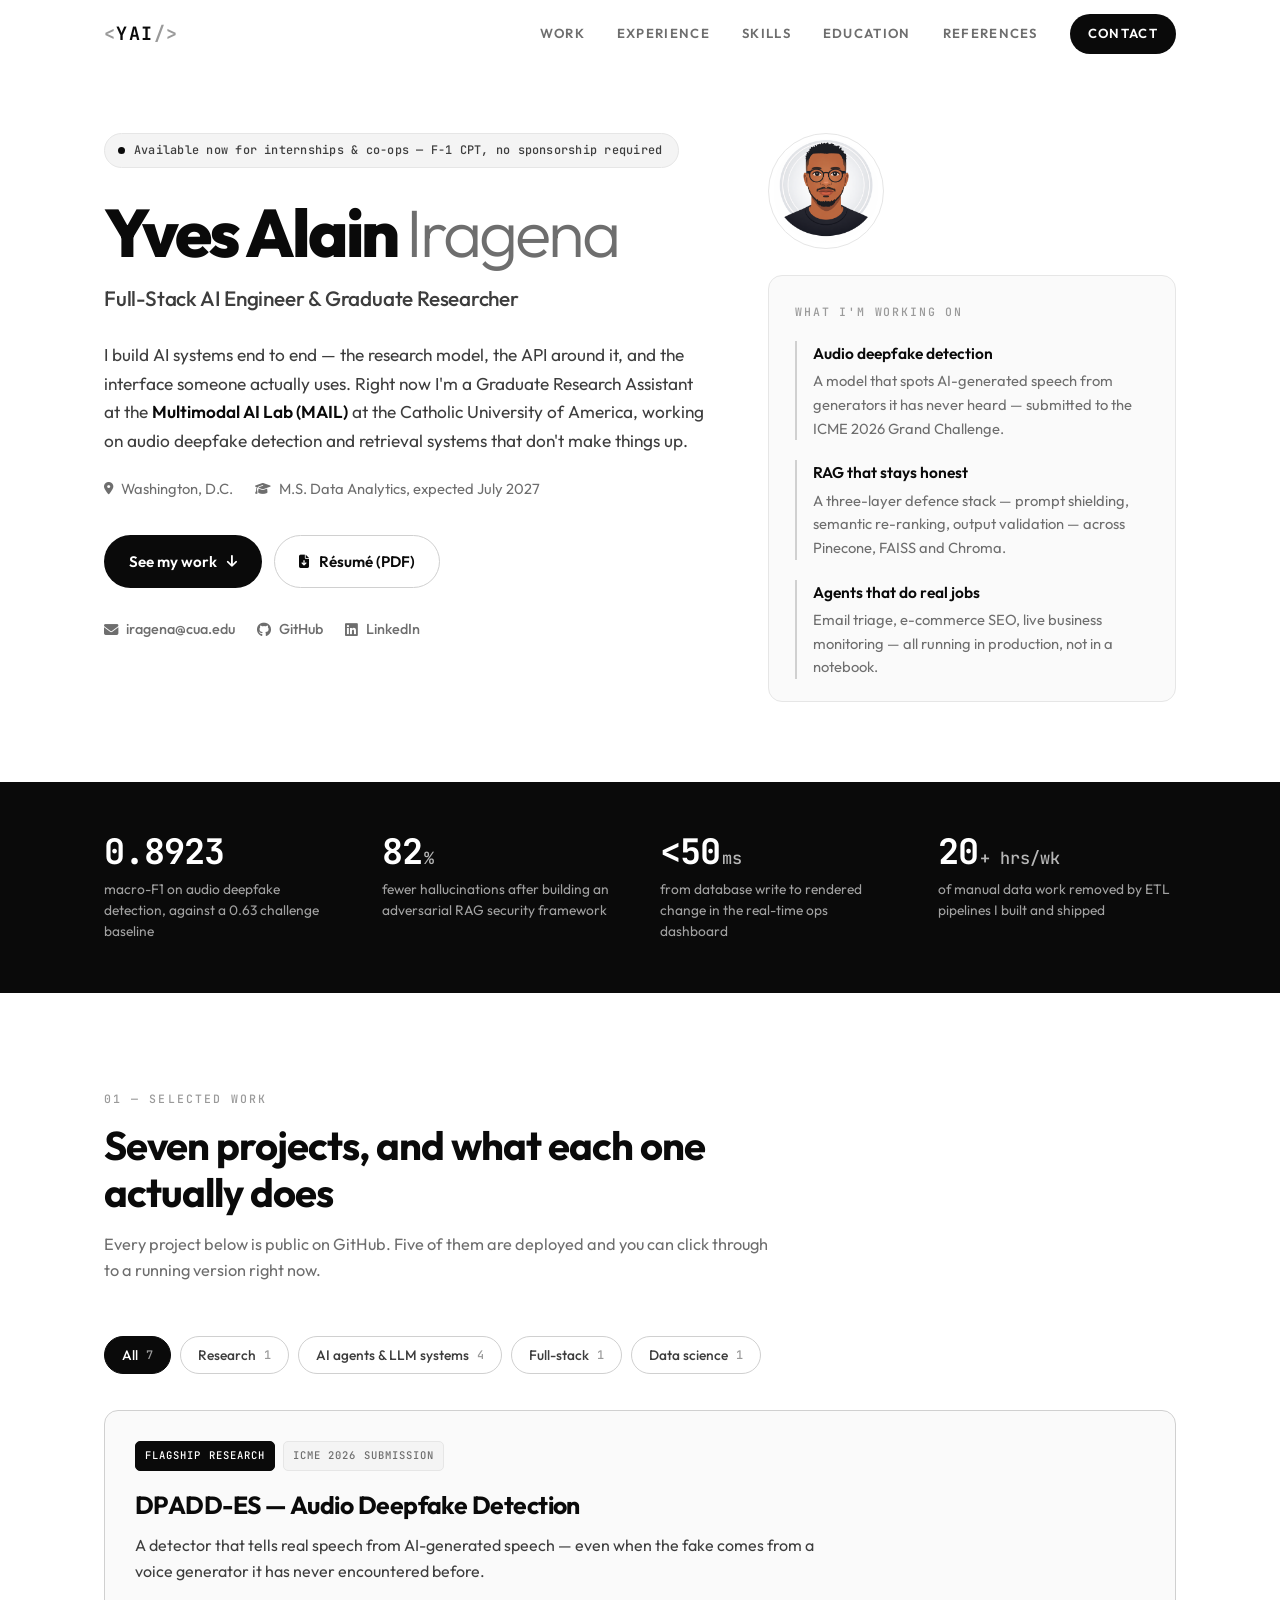
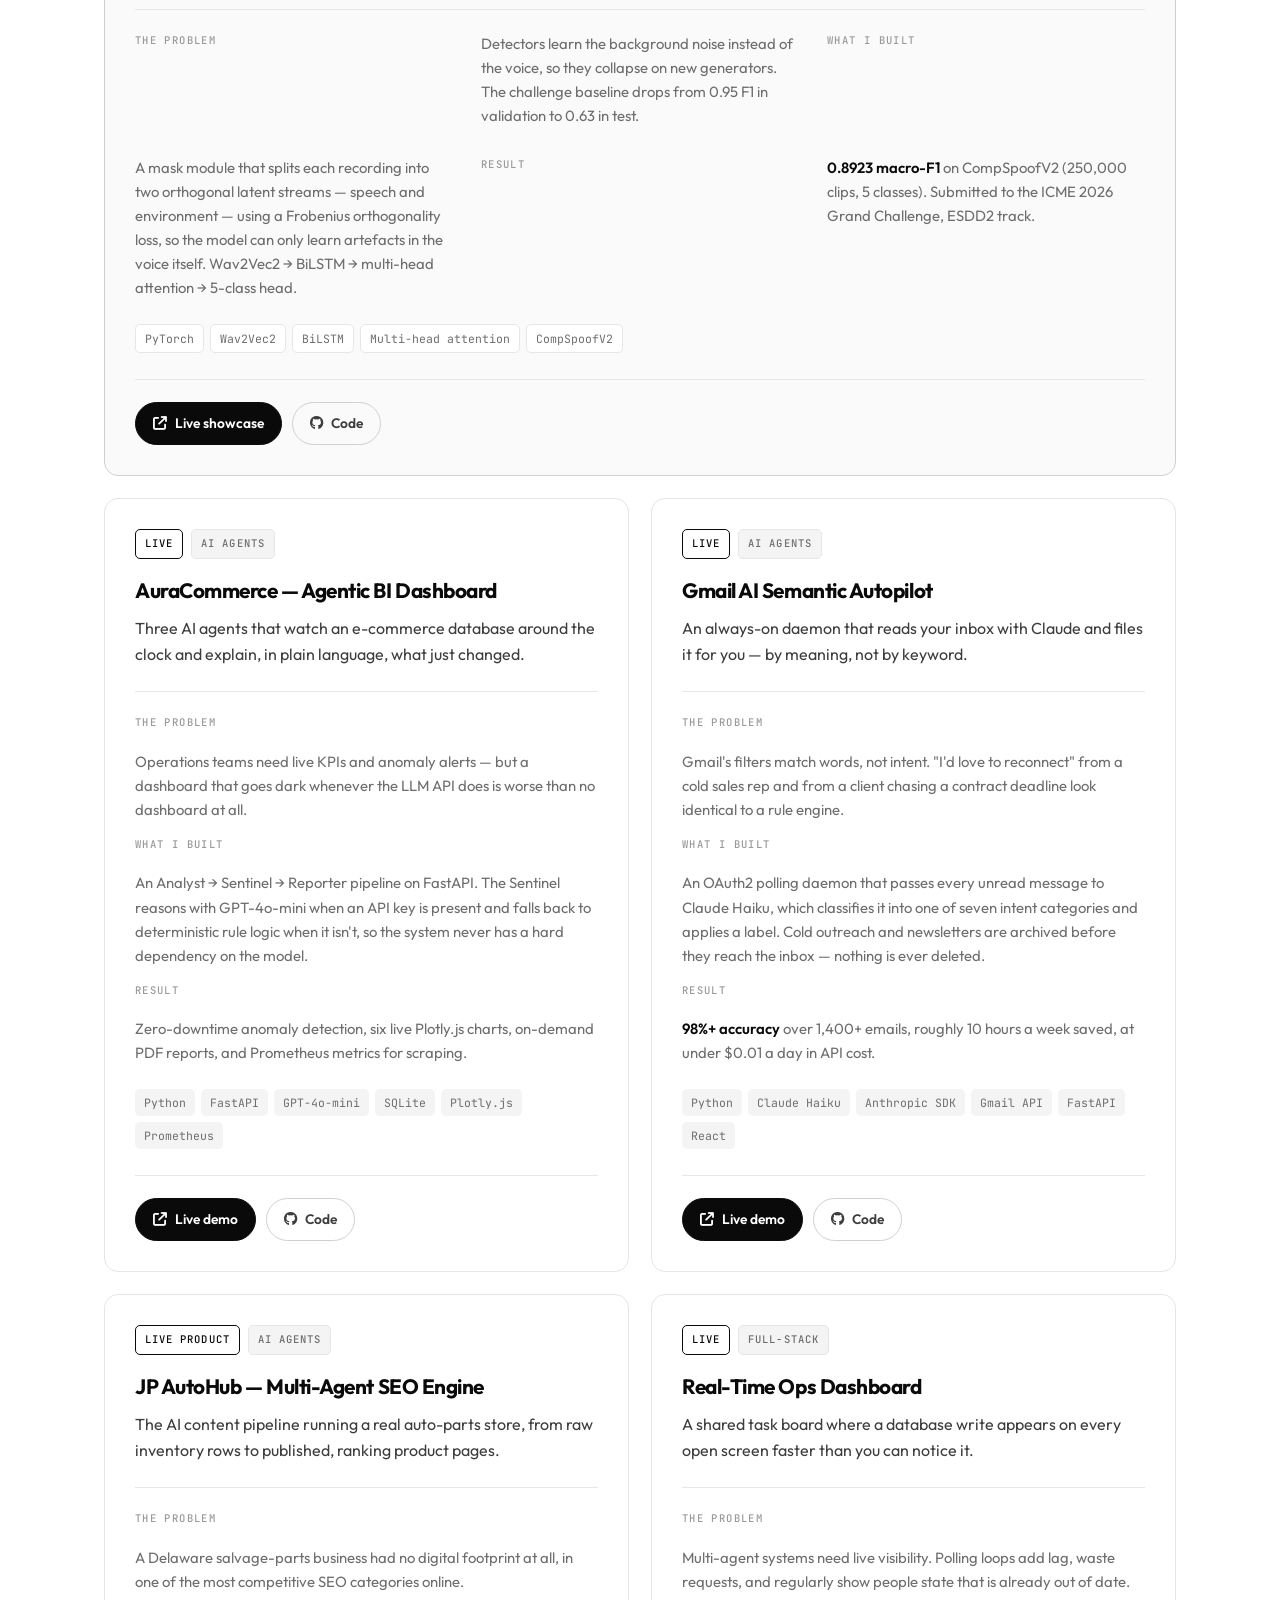
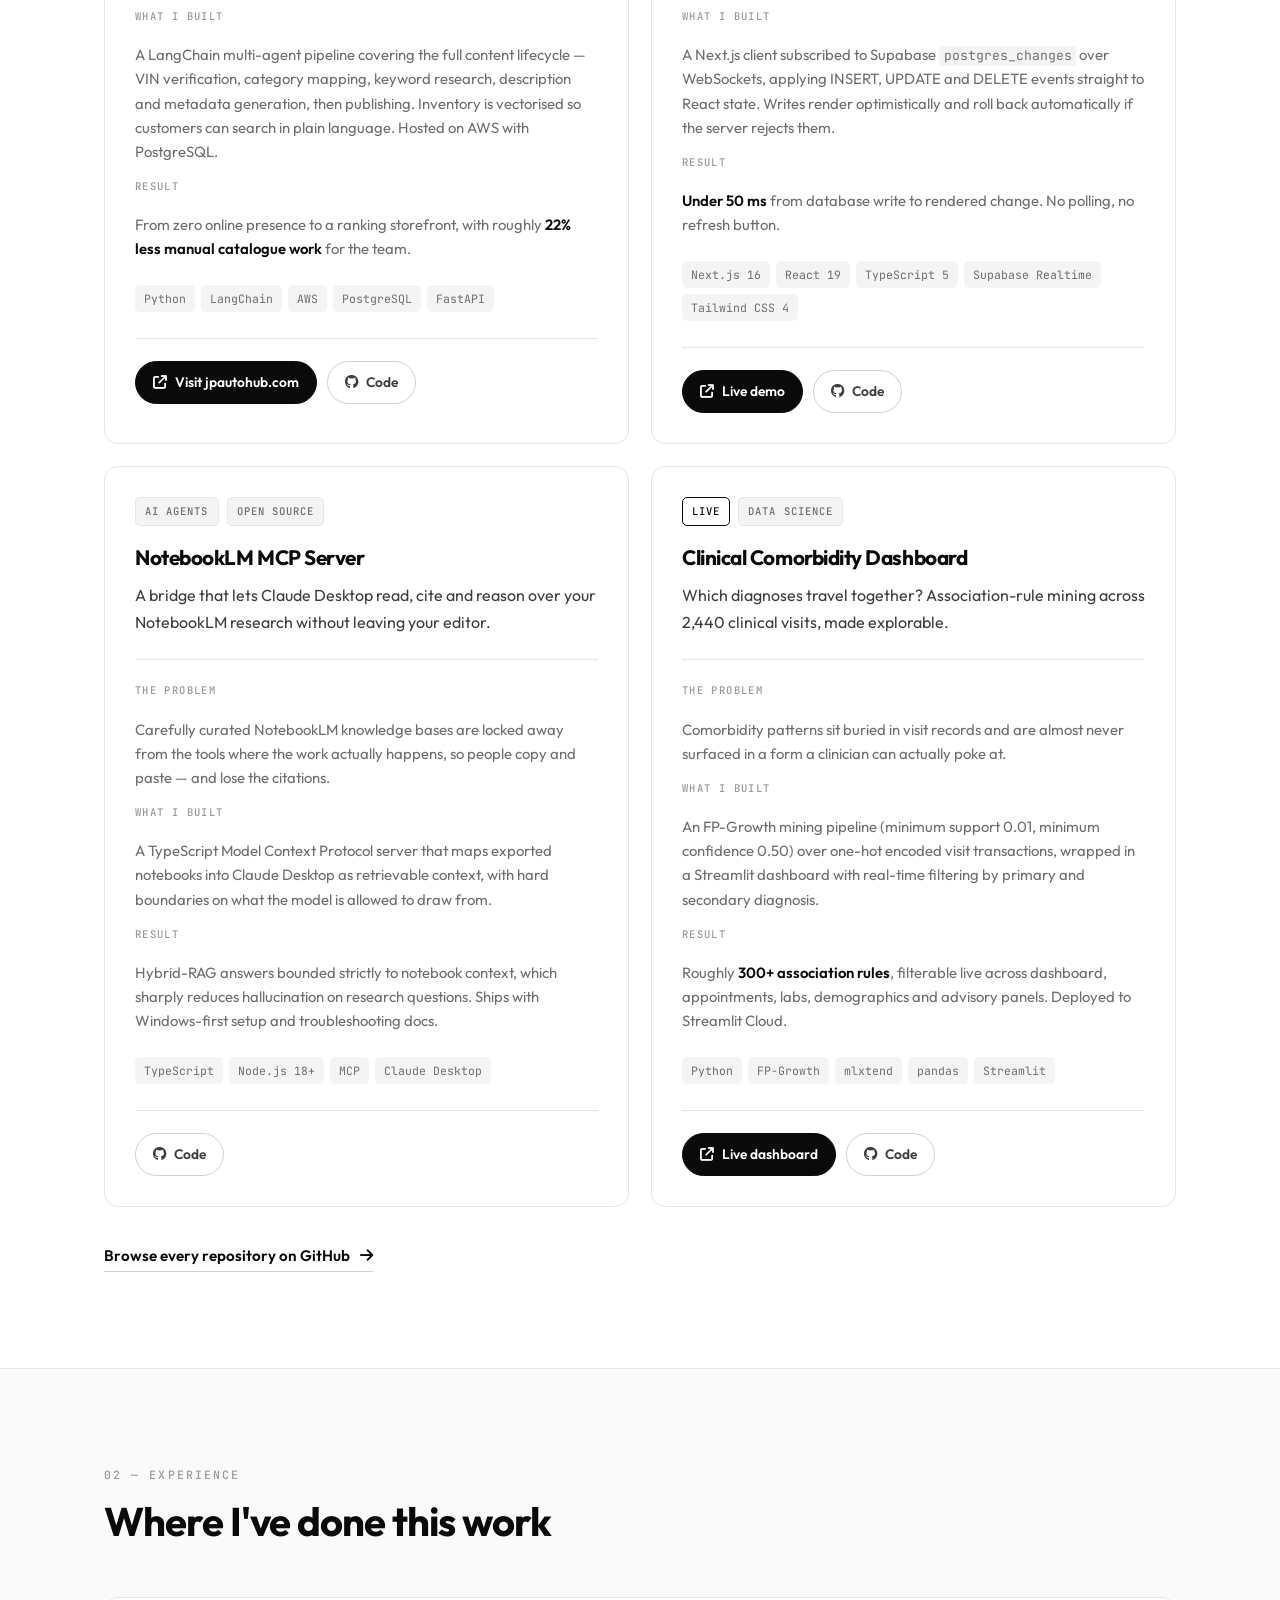
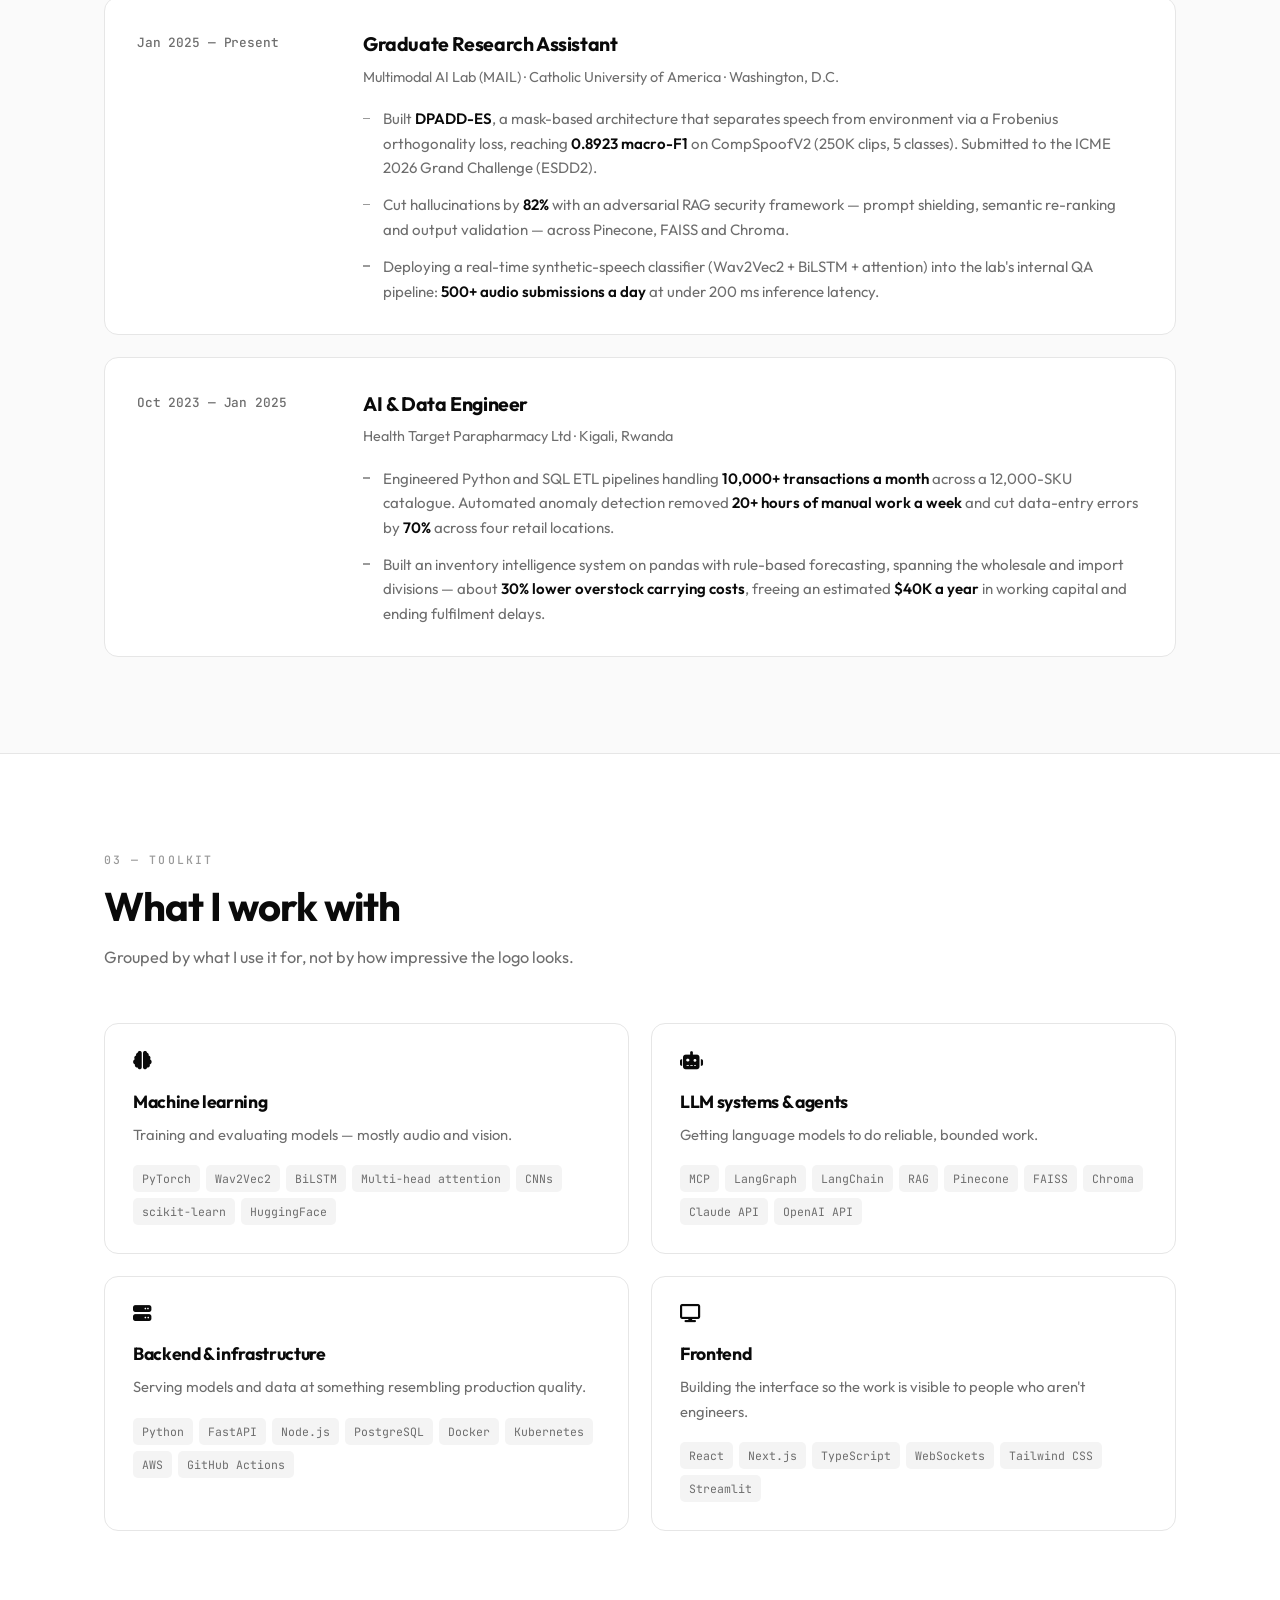
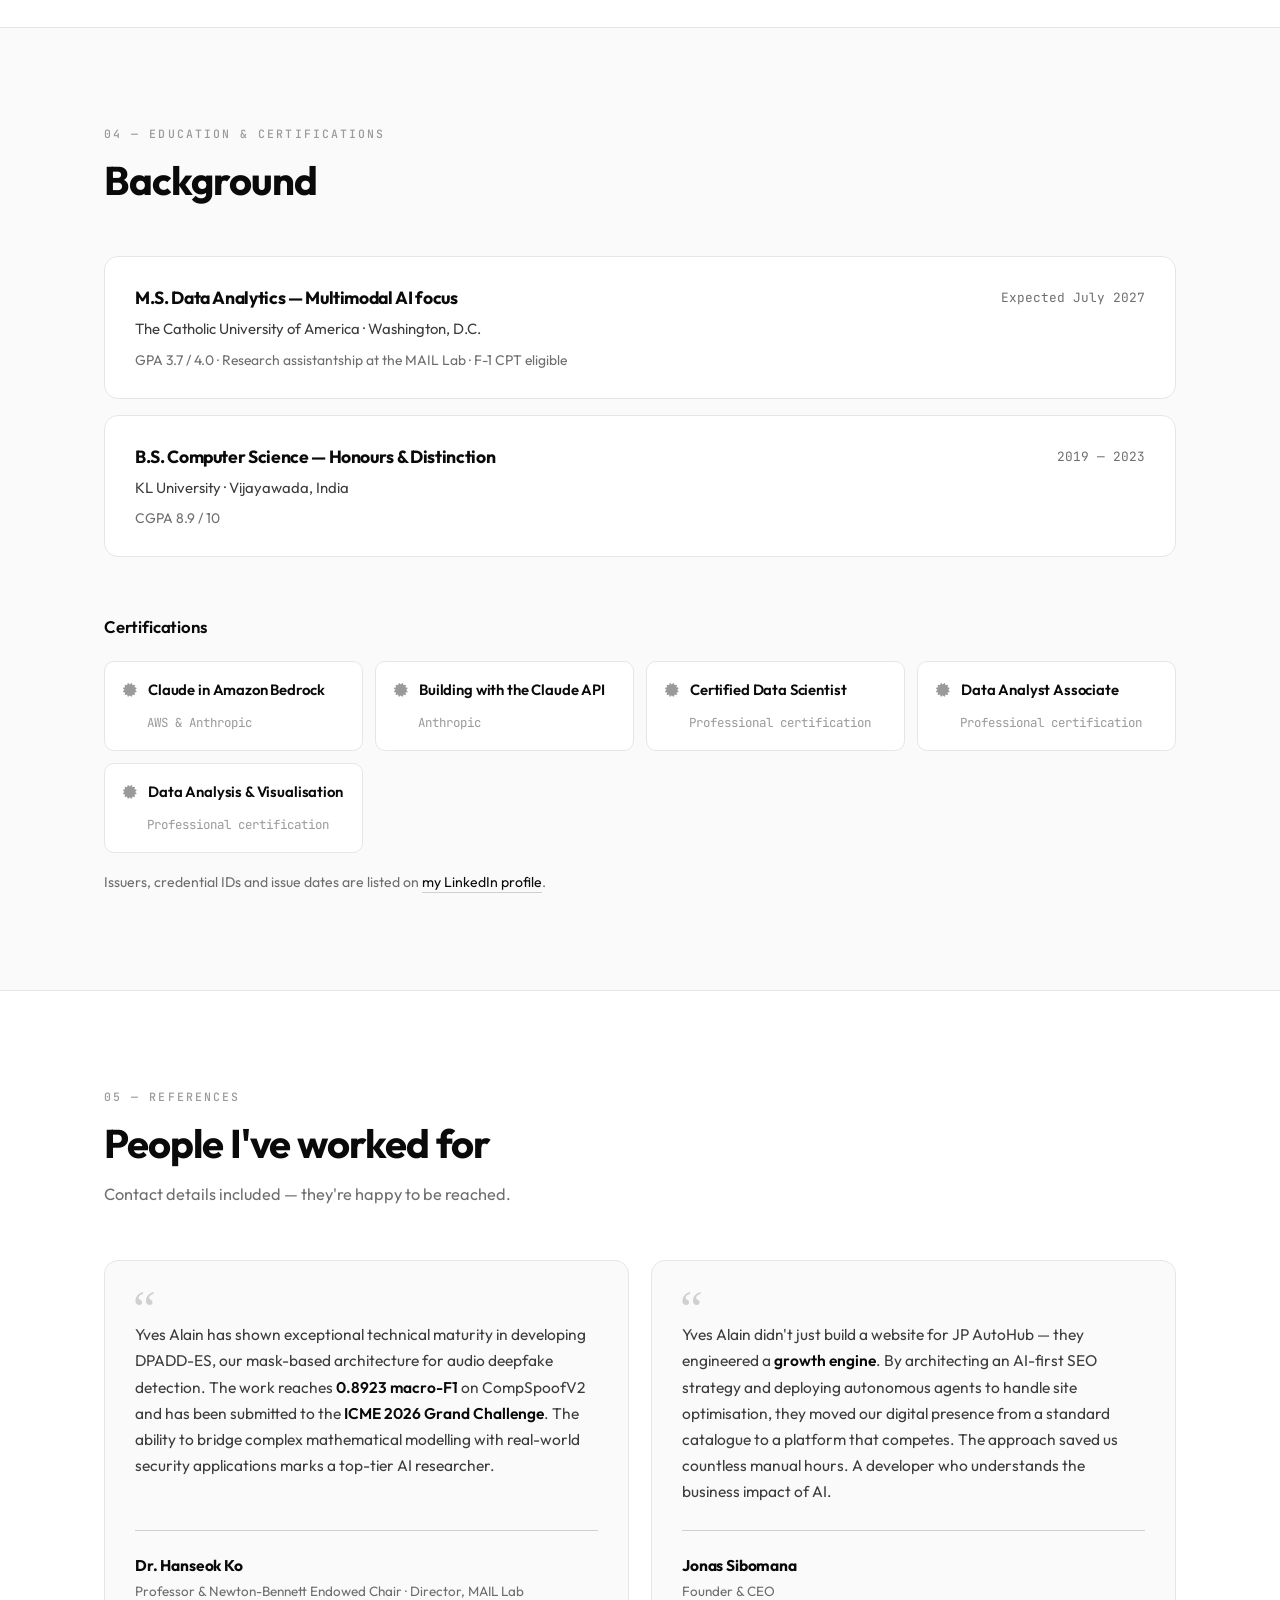
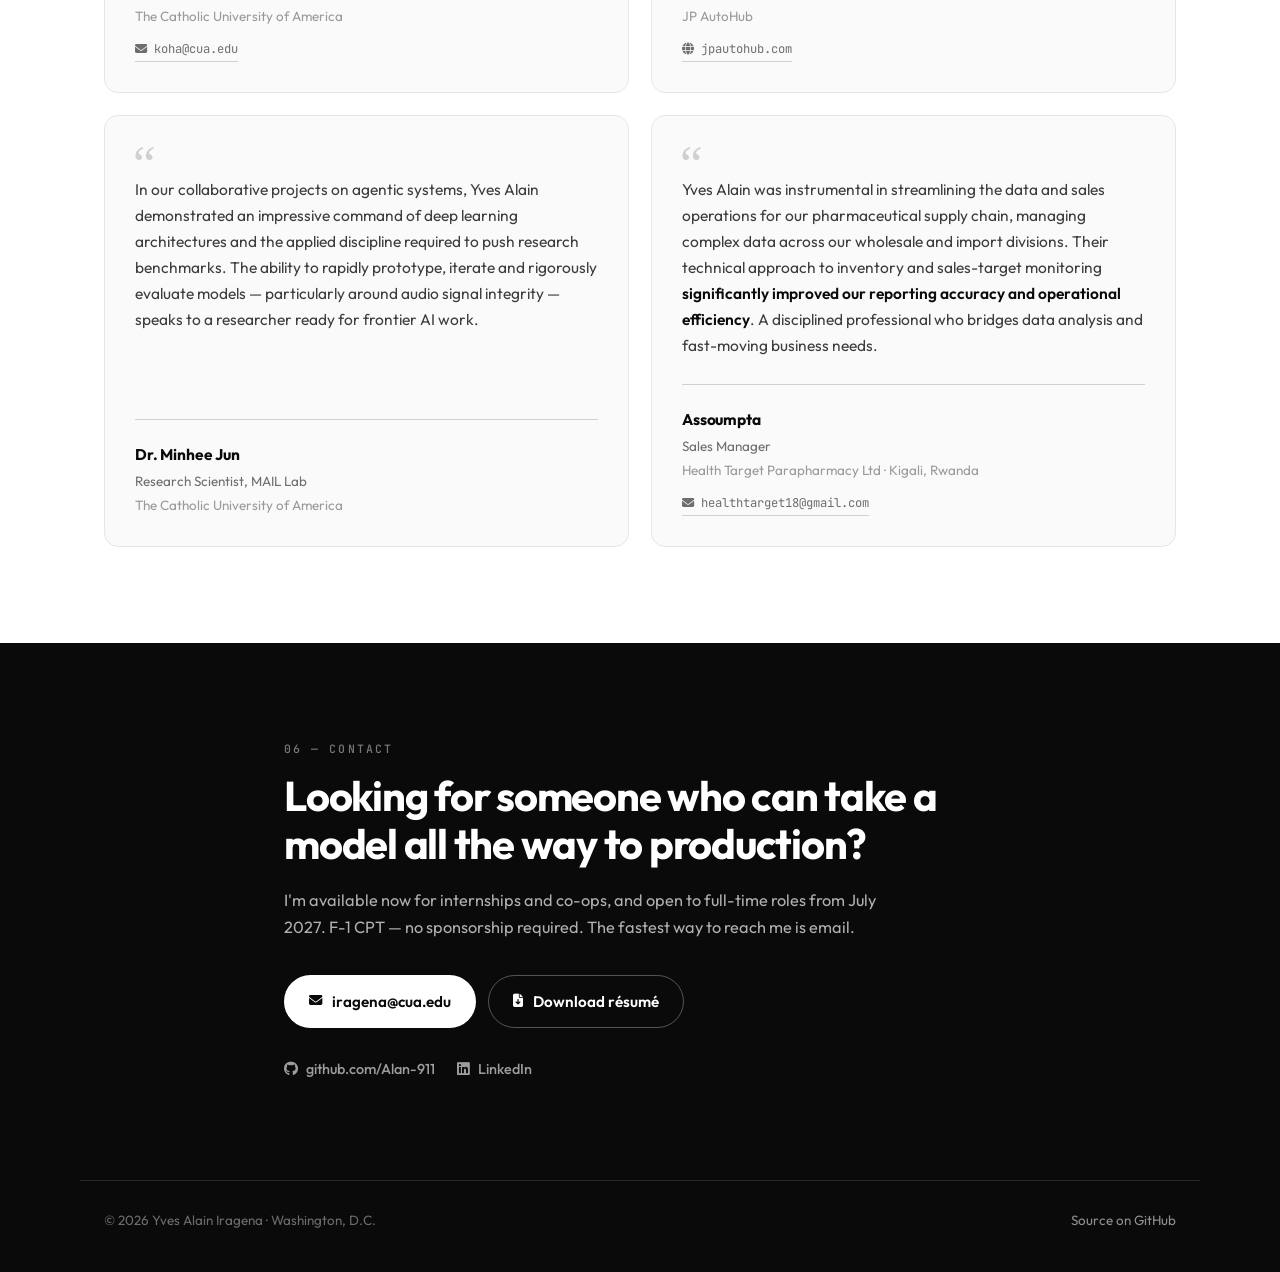
<file: index.html>
<!DOCTYPE html>
<html lang="en">
<head>
    <meta charset="UTF-8">
    <meta name="viewport" content="width=device-width, initial-scale=1.0">
    <title>Yves Alain Iragena — AI Engineer &amp; Graduate Researcher</title>
    <meta name="description" content="Yves Alain Iragena — Full-Stack AI Engineer and Graduate Research Assistant at the MAIL Lab, Catholic University of America. I build multimodal ML models, LLM agents, and the systems that ship them.">
    <meta name="author" content="Yves Alain Iragena">

    <meta property="og:type" content="website">
    <meta property="og:title" content="Yves Alain Iragena — AI Engineer &amp; Graduate Researcher">
    <meta property="og:description" content="I build AI systems end to end — from research models to the APIs, agents and dashboards that put them in front of people.">
    <meta property="og:url" content="https://alan-911.github.io/my-portfolio/">
    <meta property="og:image" content="https://alan-911.github.io/my-portfolio/avatar.png">
    <meta name="twitter:card" content="summary_large_image">

    <link rel="canonical" href="https://alan-911.github.io/my-portfolio/">
    <link rel="icon" href="avatar.png">

    <link rel="preconnect" href="https://fonts.googleapis.com">
    <link rel="preconnect" href="https://fonts.gstatic.com" crossorigin>
    <link href="https://fonts.googleapis.com/css2?family=Outfit:wght@300;400;500;600;700;800&family=JetBrains+Mono:wght@400;500;700&display=swap" rel="stylesheet">
    <link rel="stylesheet" href="https://cdnjs.cloudflare.com/ajax/libs/font-awesome/6.4.0/css/all.min.css">
    <link rel="stylesheet" href="style.css">
</head>
<body>

<a class="skip-link" href="#work">Skip to my work</a>

<!-- ============ NAV ============ -->
<header class="nav" id="nav">
    <div class="nav-inner">
        <a class="logo" href="#top" aria-label="Back to top">
            <span class="logo-tag">&lt;</span><span class="logo-text">YAI</span><span class="logo-tag">/&gt;</span>
        </a>

        <nav class="nav-links" id="nav-links" aria-label="Main">
            <a href="#work">Work</a>
            <a href="#experience">Experience</a>
            <a href="#skills">Skills</a>
            <a href="#education">Education</a>
            <a href="#reviews">References</a>
            <a href="#contact" class="nav-cta">Contact</a>
        </nav>

        <button class="nav-toggle" id="nav-toggle" aria-label="Open menu" aria-expanded="false" aria-controls="nav-links">
            <span></span><span></span><span></span>
        </button>
    </div>
</header>

<main id="top">

    <!-- ============ HERO ============ -->
    <section class="hero">
        <div class="wrap hero-grid">
            <div class="hero-main">
                <p class="availability">
                    <span class="dot" aria-hidden="true"></span>
                    Available now for internships &amp; co-ops — F-1 CPT, no sponsorship required
                </p>

                <h1>Yves Alain <span>Iragena</span></h1>
                <p class="role">Full-Stack AI Engineer &amp; Graduate Researcher</p>

                <p class="lede">
                    I build AI systems end to end — the research model, the API around it, and the
                    interface someone actually uses. Right now I'm a Graduate Research Assistant at the
                    <strong>Multimodal AI Lab (MAIL)</strong> at the Catholic University of America, working on
                    audio deepfake detection and retrieval systems that don't make things up.
                </p>

                <p class="meta-line">
                    <span><i class="fa-solid fa-location-dot" aria-hidden="true"></i> Washington, D.C.</span>
                    <span><i class="fa-solid fa-graduation-cap" aria-hidden="true"></i> M.S. Data Analytics, expected July 2027</span>
                </p>

                <div class="actions">
                    <a class="btn btn-primary" href="#work">
                        See my work <i class="fa-solid fa-arrow-down" aria-hidden="true"></i>
                    </a>
                    <a class="btn btn-ghost" href="Resume_Yves_Iragena_v7.pdf" download>
                        <i class="fa-solid fa-file-arrow-down" aria-hidden="true"></i> Résumé (PDF)
                    </a>
                </div>

                <div class="socials">
                    <a href="mailto:iragena@cua.edu" aria-label="Email Yves Alain Iragena">
                        <i class="fa-solid fa-envelope" aria-hidden="true"></i> iragena@cua.edu
                    </a>
                    <a href="https://github.com/Alan-911" target="_blank" rel="noopener" aria-label="GitHub profile">
                        <i class="fa-brands fa-github" aria-hidden="true"></i> GitHub
                    </a>
                    <a href="https://www.linkedin.com/in/yves-alain-iragena-91b44b391" target="_blank" rel="noopener" aria-label="LinkedIn profile">
                        <i class="fa-brands fa-linkedin" aria-hidden="true"></i> LinkedIn
                    </a>
                </div>
            </div>

            <aside class="hero-side">
                <img src="avatar.png" alt="Portrait of Yves Alain Iragena" class="avatar" width="200" height="200">
                <div class="side-card">
                    <h2>What I'm working on</h2>
                    <ul class="side-list">
                        <li>
                            <strong>Audio deepfake detection</strong>
                            A model that spots AI-generated speech from generators it has never heard — submitted to the ICME 2026 Grand Challenge.
                        </li>
                        <li>
                            <strong>RAG that stays honest</strong>
                            A three-layer defence stack — prompt shielding, semantic re-ranking, output validation — across Pinecone, FAISS and Chroma.
                        </li>
                        <li>
                            <strong>Agents that do real jobs</strong>
                            Email triage, e-commerce SEO, live business monitoring — all running in production, not in a notebook.
                        </li>
                    </ul>
                </div>
            </aside>
        </div>
    </section>

    <!-- ============ NUMBERS ============ -->
    <section class="stats" aria-label="Results at a glance">
        <div class="wrap stats-grid">
            <div class="stat reveal">
                <span class="stat-num">0.8923</span>
                <span class="stat-label">macro-F1 on audio deepfake detection, against a 0.63 challenge baseline</span>
            </div>
            <div class="stat reveal">
                <span class="stat-num">82<small>%</small></span>
                <span class="stat-label">fewer hallucinations after building an adversarial RAG security framework</span>
            </div>
            <div class="stat reveal">
                <span class="stat-num">&lt;50<small>ms</small></span>
                <span class="stat-label">from database write to rendered change in the real-time ops dashboard</span>
            </div>
            <div class="stat reveal">
                <span class="stat-num">20<small>+ hrs/wk</small></span>
                <span class="stat-label">of manual data work removed by ETL pipelines I built and shipped</span>
            </div>
        </div>
    </section>

    <!-- ============ WORK ============ -->
    <section id="work" class="section">
        <div class="wrap">
            <header class="section-head">
                <p class="eyebrow">01 — Selected work</p>
                <h2>Seven projects, and what each one actually does</h2>
                <p class="section-sub">
                    Every project below is public on GitHub. Five of them are deployed and you can click
                    through to a running version right now.
                </p>
            </header>

            <div class="filters" role="group" aria-label="Filter projects by type">
                <button class="chip is-active" data-filter="all">All <span>7</span></button>
                <button class="chip" data-filter="research">Research <span>1</span></button>
                <button class="chip" data-filter="agents">AI agents &amp; LLM systems <span>4</span></button>
                <button class="chip" data-filter="fullstack">Full-stack <span>1</span></button>
                <button class="chip" data-filter="data">Data science <span>1</span></button>
            </div>

            <div class="projects" id="projects">

                <!-- 1. DPADD-ES -->
                <article class="card reveal is-flagship" data-cat="research">
                    <div class="card-top">
                        <span class="tag tag-strong">Flagship research</span>
                        <span class="tag">ICME 2026 submission</span>
                    </div>
                    <h3>DPADD-ES — Audio Deepfake Detection</h3>
                    <p class="card-lede">
                        A detector that tells real speech from AI-generated speech — even when the fake comes
                        from a voice generator it has never encountered before.
                    </p>
                    <dl class="card-facts">
                        <dt>The problem</dt>
                        <dd>Detectors learn the background noise instead of the voice, so they collapse on new generators. The challenge baseline drops from 0.95 F1 in validation to 0.63 in test.</dd>
                        <dt>What I built</dt>
                        <dd>A mask module that splits each recording into two orthogonal latent streams — speech and environment — using a Frobenius orthogonality loss, so the model can only learn artefacts in the voice itself. Wav2Vec2 → BiLSTM → multi-head attention → 5-class head.</dd>
                        <dt>Result</dt>
                        <dd><strong>0.8923 macro-F1</strong> on CompSpoofV2 (250,000 clips, 5 classes). Submitted to the ICME 2026 Grand Challenge, ESDD2 track.</dd>
                    </dl>
                    <ul class="stack">
                        <li>PyTorch</li><li>Wav2Vec2</li><li>BiLSTM</li><li>Multi-head attention</li><li>CompSpoofV2</li>
                    </ul>
                    <div class="card-links">
                        <a href="https://dpadd-es.vercel.app" target="_blank" rel="noopener" class="link-live">
                            <i class="fa-solid fa-arrow-up-right-from-square" aria-hidden="true"></i> Live showcase
                        </a>
                        <a href="https://github.com/Alan-911/Audio-Deepfake-Detection" target="_blank" rel="noopener">
                            <i class="fa-brands fa-github" aria-hidden="true"></i> Code
                        </a>
                    </div>
                </article>

                <!-- 2. AuraCommerce -->
                <article class="card reveal" data-cat="agents">
                    <div class="card-top">
                        <span class="tag tag-live">Live</span>
                        <span class="tag">AI agents</span>
                    </div>
                    <h3>AuraCommerce — Agentic BI Dashboard</h3>
                    <p class="card-lede">
                        Three AI agents that watch an e-commerce database around the clock and explain, in
                        plain language, what just changed.
                    </p>
                    <dl class="card-facts">
                        <dt>The problem</dt>
                        <dd>Operations teams need live KPIs and anomaly alerts — but a dashboard that goes dark whenever the LLM API does is worse than no dashboard at all.</dd>
                        <dt>What I built</dt>
                        <dd>An Analyst → Sentinel → Reporter pipeline on FastAPI. The Sentinel reasons with GPT-4o-mini when an API key is present and falls back to deterministic rule logic when it isn't, so the system never has a hard dependency on the model.</dd>
                        <dt>Result</dt>
                        <dd>Zero-downtime anomaly detection, six live Plotly.js charts, on-demand PDF reports, and Prometheus metrics for scraping.</dd>
                    </dl>
                    <ul class="stack">
                        <li>Python</li><li>FastAPI</li><li>GPT-4o-mini</li><li>SQLite</li><li>Plotly.js</li><li>Prometheus</li>
                    </ul>
                    <div class="card-links">
                        <a href="https://enterprise-agent-framework.vercel.app" target="_blank" rel="noopener" class="link-live">
                            <i class="fa-solid fa-arrow-up-right-from-square" aria-hidden="true"></i> Live demo
                        </a>
                        <a href="https://github.com/Alan-911/enterprise-agent-framework" target="_blank" rel="noopener">
                            <i class="fa-brands fa-github" aria-hidden="true"></i> Code
                        </a>
                    </div>
                </article>

                <!-- 3. Gmail AI -->
                <article class="card reveal" data-cat="agents">
                    <div class="card-top">
                        <span class="tag tag-live">Live</span>
                        <span class="tag">AI agents</span>
                    </div>
                    <h3>Gmail AI Semantic Autopilot</h3>
                    <p class="card-lede">
                        An always-on daemon that reads your inbox with Claude and files it for you — by
                        meaning, not by keyword.
                    </p>
                    <dl class="card-facts">
                        <dt>The problem</dt>
                        <dd>Gmail's filters match words, not intent. "I'd love to reconnect" from a cold sales rep and from a client chasing a contract deadline look identical to a rule engine.</dd>
                        <dt>What I built</dt>
                        <dd>An OAuth2 polling daemon that passes every unread message to Claude Haiku, which classifies it into one of seven intent categories and applies a label. Cold outreach and newsletters are archived before they reach the inbox — nothing is ever deleted.</dd>
                        <dt>Result</dt>
                        <dd><strong>98%+ accuracy</strong> over 1,400+ emails, roughly 10 hours a week saved, at under $0.01 a day in API cost.</dd>
                    </dl>
                    <ul class="stack">
                        <li>Python</li><li>Claude Haiku</li><li>Anthropic SDK</li><li>Gmail API</li><li>FastAPI</li><li>React</li>
                    </ul>
                    <div class="card-links">
                        <a href="https://gmail-ai-agent-five.vercel.app" target="_blank" rel="noopener" class="link-live">
                            <i class="fa-solid fa-arrow-up-right-from-square" aria-hidden="true"></i> Live demo
                        </a>
                        <a href="https://github.com/Alan-911/gmail-ai-agent" target="_blank" rel="noopener">
                            <i class="fa-brands fa-github" aria-hidden="true"></i> Code
                        </a>
                    </div>
                </article>

                <!-- 4. JP AutoHub -->
                <article class="card reveal" data-cat="agents">
                    <div class="card-top">
                        <span class="tag tag-live">Live product</span>
                        <span class="tag">AI agents</span>
                    </div>
                    <h3>JP AutoHub — Multi-Agent SEO Engine</h3>
                    <p class="card-lede">
                        The AI content pipeline running a real auto-parts store, from raw inventory rows to
                        published, ranking product pages.
                    </p>
                    <dl class="card-facts">
                        <dt>The problem</dt>
                        <dd>A Delaware salvage-parts business had no digital footprint at all, in one of the most competitive SEO categories online.</dd>
                        <dt>What I built</dt>
                        <dd>A LangChain multi-agent pipeline covering the full content lifecycle — VIN verification, category mapping, keyword research, description and metadata generation, then publishing. Inventory is vectorised so customers can search in plain language. Hosted on AWS with PostgreSQL.</dd>
                        <dt>Result</dt>
                        <dd>From zero online presence to a ranking storefront, with roughly <strong>22% less manual catalogue work</strong> for the team.</dd>
                    </dl>
                    <ul class="stack">
                        <li>Python</li><li>LangChain</li><li>AWS</li><li>PostgreSQL</li><li>FastAPI</li>
                    </ul>
                    <div class="card-links">
                        <a href="https://jpautohub.com" target="_blank" rel="noopener" class="link-live">
                            <i class="fa-solid fa-arrow-up-right-from-square" aria-hidden="true"></i> Visit jpautohub.com
                        </a>
                        <a href="https://github.com/Alan-911/JP-autohub-project" target="_blank" rel="noopener">
                            <i class="fa-brands fa-github" aria-hidden="true"></i> Code
                        </a>
                    </div>
                </article>

                <!-- 5. Real-time dashboard -->
                <article class="card reveal" data-cat="fullstack">
                    <div class="card-top">
                        <span class="tag tag-live">Live</span>
                        <span class="tag">Full-stack</span>
                    </div>
                    <h3>Real-Time Ops Dashboard</h3>
                    <p class="card-lede">
                        A shared task board where a database write appears on every open screen faster than
                        you can notice it.
                    </p>
                    <dl class="card-facts">
                        <dt>The problem</dt>
                        <dd>Multi-agent systems need live visibility. Polling loops add lag, waste requests, and regularly show people state that is already out of date.</dd>
                        <dt>What I built</dt>
                        <dd>A Next.js client subscribed to Supabase <code>postgres_changes</code> over WebSockets, applying INSERT, UPDATE and DELETE events straight to React state. Writes render optimistically and roll back automatically if the server rejects them.</dd>
                        <dt>Result</dt>
                        <dd><strong>Under 50 ms</strong> from database write to rendered change. No polling, no refresh button.</dd>
                    </dl>
                    <ul class="stack">
                        <li>Next.js 16</li><li>React 19</li><li>TypeScript 5</li><li>Supabase Realtime</li><li>Tailwind CSS 4</li>
                    </ul>
                    <div class="card-links">
                        <a href="https://real-time-dashboard-blush.vercel.app" target="_blank" rel="noopener" class="link-live">
                            <i class="fa-solid fa-arrow-up-right-from-square" aria-hidden="true"></i> Live demo
                        </a>
                        <a href="https://github.com/Alan-911/real-time-dashboard" target="_blank" rel="noopener">
                            <i class="fa-brands fa-github" aria-hidden="true"></i> Code
                        </a>
                    </div>
                </article>

                <!-- 6. NotebookLM MCP -->
                <article class="card reveal" data-cat="agents">
                    <div class="card-top">
                        <span class="tag">AI agents</span>
                        <span class="tag">Open source</span>
                    </div>
                    <h3>NotebookLM MCP Server</h3>
                    <p class="card-lede">
                        A bridge that lets Claude Desktop read, cite and reason over your NotebookLM research
                        without leaving your editor.
                    </p>
                    <dl class="card-facts">
                        <dt>The problem</dt>
                        <dd>Carefully curated NotebookLM knowledge bases are locked away from the tools where the work actually happens, so people copy and paste — and lose the citations.</dd>
                        <dt>What I built</dt>
                        <dd>A TypeScript Model Context Protocol server that maps exported notebooks into Claude Desktop as retrievable context, with hard boundaries on what the model is allowed to draw from.</dd>
                        <dt>Result</dt>
                        <dd>Hybrid-RAG answers bounded strictly to notebook context, which sharply reduces hallucination on research questions. Ships with Windows-first setup and troubleshooting docs.</dd>
                    </dl>
                    <ul class="stack">
                        <li>TypeScript</li><li>Node.js 18+</li><li>MCP</li><li>Claude Desktop</li>
                    </ul>
                    <div class="card-links">
                        <a href="https://github.com/Alan-911/notebook-rag-agent" target="_blank" rel="noopener">
                            <i class="fa-brands fa-github" aria-hidden="true"></i> Code
                        </a>
                    </div>
                </article>

                <!-- 7. Clinical comorbidity -->
                <article class="card reveal" data-cat="data">
                    <div class="card-top">
                        <span class="tag tag-live">Live</span>
                        <span class="tag">Data science</span>
                    </div>
                    <h3>Clinical Comorbidity Dashboard</h3>
                    <p class="card-lede">
                        Which diagnoses travel together? Association-rule mining across 2,440 clinical visits,
                        made explorable.
                    </p>
                    <dl class="card-facts">
                        <dt>The problem</dt>
                        <dd>Comorbidity patterns sit buried in visit records and are almost never surfaced in a form a clinician can actually poke at.</dd>
                        <dt>What I built</dt>
                        <dd>An FP-Growth mining pipeline (minimum support 0.01, minimum confidence 0.50) over one-hot encoded visit transactions, wrapped in a Streamlit dashboard with real-time filtering by primary and secondary diagnosis.</dd>
                        <dt>Result</dt>
                        <dd>Roughly <strong>300+ association rules</strong>, filterable live across dashboard, appointments, labs, demographics and advisory panels. Deployed to Streamlit Cloud.</dd>
                    </dl>
                    <ul class="stack">
                        <li>Python</li><li>FP-Growth</li><li>mlxtend</li><li>pandas</li><li>Streamlit</li>
                    </ul>
                    <div class="card-links">
                        <a href="https://clinical-comorbidity-dashboard.streamlit.app" target="_blank" rel="noopener" class="link-live">
                            <i class="fa-solid fa-arrow-up-right-from-square" aria-hidden="true"></i> Live dashboard
                        </a>
                        <a href="https://github.com/Alan-911/clinical-comorbidity-dashboard" target="_blank" rel="noopener">
                            <i class="fa-brands fa-github" aria-hidden="true"></i> Code
                        </a>
                    </div>
                </article>

            </div>

            <p class="projects-more">
                <a href="https://github.com/Alan-911?tab=repositories" target="_blank" rel="noopener">
                    Browse every repository on GitHub <i class="fa-solid fa-arrow-right" aria-hidden="true"></i>
                </a>
            </p>
        </div>
    </section>

    <!-- ============ EXPERIENCE ============ -->
    <section id="experience" class="section section-alt">
        <div class="wrap">
            <header class="section-head">
                <p class="eyebrow">02 — Experience</p>
                <h2>Where I've done this work</h2>
            </header>

            <ol class="timeline">
                <li class="tl-item reveal">
                    <div class="tl-when">Jan 2025 — Present</div>
                    <div class="tl-body">
                        <h3>Graduate Research Assistant</h3>
                        <p class="tl-org">Multimodal AI Lab (MAIL) · Catholic University of America · Washington, D.C.</p>
                        <ul class="tl-points">
                            <li>Built <strong>DPADD-ES</strong>, a mask-based architecture that separates speech from environment via a Frobenius orthogonality loss, reaching <strong>0.8923 macro-F1</strong> on CompSpoofV2 (250K clips, 5 classes). Submitted to the ICME 2026 Grand Challenge (ESDD2).</li>
                            <li>Cut hallucinations by <strong>82%</strong> with an adversarial RAG security framework — prompt shielding, semantic re-ranking and output validation — across Pinecone, FAISS and Chroma.</li>
                            <li>Deploying a real-time synthetic-speech classifier (Wav2Vec2 + BiLSTM + attention) into the lab's internal QA pipeline: <strong>500+ audio submissions a day</strong> at under 200 ms inference latency.</li>
                        </ul>
                    </div>
                </li>

                <li class="tl-item reveal">
                    <div class="tl-when">Oct 2023 — Jan 2025</div>
                    <div class="tl-body">
                        <h3>AI &amp; Data Engineer</h3>
                        <p class="tl-org">Health Target Parapharmacy Ltd · Kigali, Rwanda</p>
                        <ul class="tl-points">
                            <li>Engineered Python and SQL ETL pipelines handling <strong>10,000+ transactions a month</strong> across a 12,000-SKU catalogue. Automated anomaly detection removed <strong>20+ hours of manual work a week</strong> and cut data-entry errors by <strong>70%</strong> across four retail locations.</li>
                            <li>Built an inventory intelligence system on pandas with rule-based forecasting, spanning the wholesale and import divisions — about <strong>30% lower overstock carrying costs</strong>, freeing an estimated <strong>$40K a year</strong> in working capital and ending fulfilment delays.</li>
                        </ul>
                    </div>
                </li>
            </ol>
        </div>
    </section>

    <!-- ============ SKILLS ============ -->
    <section id="skills" class="section">
        <div class="wrap">
            <header class="section-head">
                <p class="eyebrow">03 — Toolkit</p>
                <h2>What I work with</h2>
                <p class="section-sub">Grouped by what I use it for, not by how impressive the logo looks.</p>
            </header>

            <div class="skills">
                <div class="skill reveal">
                    <i class="fa-solid fa-brain" aria-hidden="true"></i>
                    <h3>Machine learning</h3>
                    <p>Training and evaluating models — mostly audio and vision.</p>
                    <ul class="stack">
                        <li>PyTorch</li><li>Wav2Vec2</li><li>BiLSTM</li><li>Multi-head attention</li><li>CNNs</li><li>scikit-learn</li><li>HuggingFace</li>
                    </ul>
                </div>
                <div class="skill reveal">
                    <i class="fa-solid fa-robot" aria-hidden="true"></i>
                    <h3>LLM systems &amp; agents</h3>
                    <p>Getting language models to do reliable, bounded work.</p>
                    <ul class="stack">
                        <li>MCP</li><li>LangGraph</li><li>LangChain</li><li>RAG</li><li>Pinecone</li><li>FAISS</li><li>Chroma</li><li>Claude API</li><li>OpenAI API</li>
                    </ul>
                </div>
                <div class="skill reveal">
                    <i class="fa-solid fa-server" aria-hidden="true"></i>
                    <h3>Backend &amp; infrastructure</h3>
                    <p>Serving models and data at something resembling production quality.</p>
                    <ul class="stack">
                        <li>Python</li><li>FastAPI</li><li>Node.js</li><li>PostgreSQL</li><li>Docker</li><li>Kubernetes</li><li>AWS</li><li>GitHub Actions</li>
                    </ul>
                </div>
                <div class="skill reveal">
                    <i class="fa-solid fa-display" aria-hidden="true"></i>
                    <h3>Frontend</h3>
                    <p>Building the interface so the work is visible to people who aren't engineers.</p>
                    <ul class="stack">
                        <li>React</li><li>Next.js</li><li>TypeScript</li><li>WebSockets</li><li>Tailwind CSS</li><li>Streamlit</li>
                    </ul>
                </div>
            </div>
        </div>
    </section>

    <!-- ============ EDUCATION ============ -->
    <section id="education" class="section section-alt">
        <div class="wrap">
            <header class="section-head">
                <p class="eyebrow">04 — Education &amp; certifications</p>
                <h2>Background</h2>
            </header>

            <div class="edu-list">
                <div class="edu reveal">
                    <div class="edu-main">
                        <h3>M.S. Data Analytics — Multimodal AI focus</h3>
                        <p class="edu-org">The Catholic University of America · Washington, D.C.</p>
                        <p class="edu-detail">GPA 3.7 / 4.0 · Research assistantship at the MAIL Lab · F-1 CPT eligible</p>
                    </div>
                    <div class="edu-when">Expected July 2027</div>
                </div>

                <div class="edu reveal">
                    <div class="edu-main">
                        <h3>B.S. Computer Science — Honours &amp; Distinction</h3>
                        <p class="edu-org">KL University · Vijayawada, India</p>
                        <p class="edu-detail">CGPA 8.9 / 10</p>
                    </div>
                    <div class="edu-when">2019 — 2023</div>
                </div>
            </div>

            <h3 class="sub-head">Certifications</h3>
            <ul class="certs">
                <li class="cert reveal">
                    <i class="fa-solid fa-certificate" aria-hidden="true"></i>
                    <span class="cert-name">Claude in Amazon Bedrock</span>
                    <span class="cert-by">AWS &amp; Anthropic</span>
                </li>
                <li class="cert reveal">
                    <i class="fa-solid fa-certificate" aria-hidden="true"></i>
                    <span class="cert-name">Building with the Claude API</span>
                    <span class="cert-by">Anthropic</span>
                </li>
                <li class="cert reveal">
                    <i class="fa-solid fa-certificate" aria-hidden="true"></i>
                    <span class="cert-name">Certified Data Scientist</span>
                    <span class="cert-by">Professional certification</span>
                </li>
                <li class="cert reveal">
                    <i class="fa-solid fa-certificate" aria-hidden="true"></i>
                    <span class="cert-name">Data Analyst Associate</span>
                    <span class="cert-by">Professional certification</span>
                </li>
                <li class="cert reveal">
                    <i class="fa-solid fa-certificate" aria-hidden="true"></i>
                    <span class="cert-name">Data Analysis &amp; Visualisation</span>
                    <span class="cert-by">Professional certification</span>
                </li>
            </ul>

            <p class="certs-note">
                Issuers, credential IDs and issue dates are listed on
                <a href="https://www.linkedin.com/in/yves-alain-iragena-91b44b391" target="_blank" rel="noopener">my LinkedIn profile</a>.
            </p>
        </div>
    </section>

    <!-- ============ REFERENCES ============ -->
    <section id="reviews" class="section">
        <div class="wrap">
            <header class="section-head">
                <p class="eyebrow">05 — References</p>
                <h2>People I've worked for</h2>
                <p class="section-sub">Contact details included — they're happy to be reached.</p>
            </header>

            <div class="quotes">
                <figure class="quote reveal">
                    <blockquote>
                        Yves Alain has shown exceptional technical maturity in developing DPADD-ES, our
                        mask-based architecture for audio deepfake detection. The work reaches
                        <strong>0.8923 macro-F1</strong> on CompSpoofV2 and has been submitted to the
                        <strong>ICME 2026 Grand Challenge</strong>. The ability to bridge complex mathematical
                        modelling with real-world security applications marks a top-tier AI researcher.
                    </blockquote>
                    <figcaption>
                        <span class="q-name">Dr. Hanseok Ko</span>
                        <span class="q-role">Professor &amp; Newton-Bennett Endowed Chair · Director, MAIL Lab</span>
                        <span class="q-org">The Catholic University of America</span>
                        <a href="mailto:koha@cua.edu" class="q-link"><i class="fa-solid fa-envelope" aria-hidden="true"></i> koha@cua.edu</a>
                    </figcaption>
                </figure>

                <figure class="quote reveal">
                    <blockquote>
                        Yves Alain didn't just build a website for JP AutoHub — they engineered a
                        <strong>growth engine</strong>. By architecting an AI-first SEO strategy and deploying
                        autonomous agents to handle site optimisation, they moved our digital presence from a
                        standard catalogue to a platform that competes. The approach saved us countless manual
                        hours. A developer who understands the business impact of AI.
                    </blockquote>
                    <figcaption>
                        <span class="q-name">Jonas Sibomana</span>
                        <span class="q-role">Founder &amp; CEO</span>
                        <span class="q-org">JP AutoHub</span>
                        <a href="https://jpautohub.com" target="_blank" rel="noopener" class="q-link"><i class="fa-solid fa-globe" aria-hidden="true"></i> jpautohub.com</a>
                    </figcaption>
                </figure>

                <figure class="quote reveal">
                    <blockquote>
                        In our collaborative projects on agentic systems, Yves Alain demonstrated an impressive
                        command of deep learning architectures and the applied discipline required to push
                        research benchmarks. The ability to rapidly prototype, iterate and rigorously evaluate
                        models — particularly around audio signal integrity — speaks to a researcher ready for
                        frontier AI work.
                    </blockquote>
                    <figcaption>
                        <span class="q-name">Dr. Minhee Jun</span>
                        <span class="q-role">Research Scientist, MAIL Lab</span>
                        <span class="q-org">The Catholic University of America</span>
                    </figcaption>
                </figure>

                <figure class="quote reveal">
                    <blockquote>
                        Yves Alain was instrumental in streamlining the data and sales operations for our
                        pharmaceutical supply chain, managing complex data across our wholesale and import
                        divisions. Their technical approach to inventory and sales-target monitoring
                        <strong>significantly improved our reporting accuracy and operational efficiency</strong>.
                        A disciplined professional who bridges data analysis and fast-moving business needs.
                    </blockquote>
                    <figcaption>
                        <span class="q-name">Assoumpta</span>
                        <span class="q-role">Sales Manager</span>
                        <span class="q-org">Health Target Parapharmacy Ltd · Kigali, Rwanda</span>
                        <a href="mailto:healthtarget18@gmail.com" class="q-link"><i class="fa-solid fa-envelope" aria-hidden="true"></i> healthtarget18@gmail.com</a>
                    </figcaption>
                </figure>
            </div>
        </div>
    </section>

    <!-- ============ CONTACT ============ -->
    <section id="contact" class="contact">
        <div class="wrap contact-inner">
            <p class="eyebrow">06 — Contact</p>
            <h2>Looking for someone who can take a model all the way to production?</h2>
            <p class="contact-sub">
                I'm available now for internships and co-ops, and open to full-time roles from July 2027.
                F-1 CPT — no sponsorship required. The fastest way to reach me is email.
            </p>
            <div class="actions">
                <a class="btn btn-primary" href="mailto:iragena@cua.edu">
                    <i class="fa-solid fa-envelope" aria-hidden="true"></i> iragena@cua.edu
                </a>
                <a class="btn btn-ghost" href="Resume_Yves_Iragena_v7.pdf" download>
                    <i class="fa-solid fa-file-arrow-down" aria-hidden="true"></i> Download résumé
                </a>
            </div>
            <div class="socials">
                <a href="https://github.com/Alan-911" target="_blank" rel="noopener"><i class="fa-brands fa-github" aria-hidden="true"></i> github.com/Alan-911</a>
                <a href="https://www.linkedin.com/in/yves-alain-iragena-91b44b391" target="_blank" rel="noopener"><i class="fa-brands fa-linkedin" aria-hidden="true"></i> LinkedIn</a>
            </div>
        </div>
    </section>

</main>

<footer class="footer">
    <div class="wrap footer-inner">
        <p>© <span id="year">2026</span> Yves Alain Iragena · Washington, D.C.</p>
        <p><a href="https://github.com/Alan-911/my-portfolio" target="_blank" rel="noopener">Source on GitHub</a></p>
    </div>
</footer>

<script src="script.js"></script>
</body>
</html>
</file>
<file: style.css>
/* ============================================================
   Yves Alain Iragena — portfolio
   Monochrome, type-led, no framework.
   ============================================================ */

:root {
    --ink:        #0a0a0a;
    --ink-2:      #3d3d3d;
    --ink-3:      #6e6e6e;
    --ink-4:      #9a9a9a;

    --bg:         #ffffff;
    --bg-alt:     #fafafa;
    --bg-sunk:    #f4f4f4;
    --bg-invert:  #0a0a0a;

    --line:       #e6e6e6;
    --line-2:     #d0d0d0;

    --font:       'Outfit', -apple-system, BlinkMacSystemFont, 'Segoe UI', sans-serif;
    --mono:       'JetBrains Mono', ui-monospace, SFMono-Regular, Menlo, monospace;

    --wrap:       1120px;
    --gutter:     24px;
    --radius:     14px;
    --pad-y:      96px;

    --ease:       cubic-bezier(.22, .61, .36, 1);
}

*, *::before, *::after { box-sizing: border-box; margin: 0; padding: 0; }

html {
    scroll-behavior: smooth;
    -webkit-text-size-adjust: 100%;
    /* Kept on html, not body. On body it forces overflow-y to `auto`, which
       turns body into its own scroll container and breaks scrollIntoView,
       window.scrollTo and #hash landings. */
    overflow-x: hidden;
}

body {
    font-family: var(--font);
    background: var(--bg);
    color: var(--ink);
    line-height: 1.65;
    font-size: 17px;
    font-weight: 400;
    -webkit-font-smoothing: antialiased;
}

img { max-width: 100%; display: block; }
code { font-family: var(--mono); font-size: .88em; background: var(--bg-sunk); padding: .1em .35em; border-radius: 4px; }

a { color: inherit; }

::selection { background: var(--ink); color: #fff; }

:focus-visible {
    outline: 2px solid var(--ink);
    outline-offset: 3px;
    border-radius: 4px;
}

.wrap {
    width: 100%;
    max-width: var(--wrap);
    margin: 0 auto;
    padding: 0 var(--gutter);
}

.skip-link {
    position: absolute;
    left: -9999px;
    top: 0;
    z-index: 999;
    background: var(--ink);
    color: #fff;
    padding: .75rem 1.25rem;
    font-weight: 600;
    text-decoration: none;
}
.skip-link:focus { left: 12px; top: 12px; }

/* ============ NAV ============ */

.nav {
    position: sticky;
    top: 0;
    z-index: 100;
    background: rgba(255, 255, 255, .82);
    backdrop-filter: blur(14px);
    -webkit-backdrop-filter: blur(14px);
    border-bottom: 1px solid transparent;
    transition: border-color .25s var(--ease), box-shadow .25s var(--ease);
}
.nav.is-stuck {
    border-bottom-color: var(--line);
    box-shadow: 0 1px 20px rgba(0, 0, 0, .04);
}

.nav-inner {
    max-width: var(--wrap);
    margin: 0 auto;
    padding: 14px var(--gutter);
    display: flex;
    align-items: center;
    justify-content: space-between;
    gap: 1rem;
}

.logo {
    font-family: var(--mono);
    font-size: 1.15rem;
    font-weight: 700;
    letter-spacing: .08em;
    text-decoration: none;
    white-space: nowrap;
}
.logo-tag { color: var(--ink-4); }

.nav-links {
    display: flex;
    align-items: center;
    gap: 2rem;
}
.nav-links a {
    font-size: .82rem;
    font-weight: 600;
    letter-spacing: .1em;
    text-transform: uppercase;
    color: var(--ink-3);
    text-decoration: none;
    position: relative;
    padding: 4px 0;
    transition: color .2s var(--ease);
}
.nav-links a::after {
    content: '';
    position: absolute;
    left: 0; bottom: 0;
    width: 100%; height: 1.5px;
    background: var(--ink);
    transform: scaleX(0);
    transform-origin: left;
    transition: transform .25s var(--ease);
}
.nav-links a:hover { color: var(--ink); }
.nav-links a:hover::after,
.nav-links a.is-active::after { transform: scaleX(1); }
.nav-links a.is-active { color: var(--ink); }

.nav-links a.nav-cta {
    background: var(--ink);
    color: #fff;
    padding: 9px 18px;
    border-radius: 999px;
}
.nav-links a.nav-cta::after { display: none; }
.nav-links a.nav-cta:hover { background: var(--ink-2); color: #fff; }

.nav-toggle {
    display: none;
    width: 42px; height: 42px;
    border: 1px solid var(--line-2);
    border-radius: 10px;
    background: #fff;
    cursor: pointer;
    flex-direction: column;
    align-items: center;
    justify-content: center;
    gap: 5px;
}
.nav-toggle span {
    display: block;
    width: 18px; height: 1.8px;
    background: var(--ink);
    transition: transform .25s var(--ease), opacity .2s var(--ease);
}
.nav-toggle[aria-expanded="true"] span:nth-child(1) { transform: translateY(6.8px) rotate(45deg); }
.nav-toggle[aria-expanded="true"] span:nth-child(2) { opacity: 0; }
.nav-toggle[aria-expanded="true"] span:nth-child(3) { transform: translateY(-6.8px) rotate(-45deg); }

/* ============ SECTION SHELL ============ */

section[id] { scroll-margin-top: 84px; }

.section { padding: var(--pad-y) 0; }
.section-alt { background: var(--bg-alt); border-block: 1px solid var(--line); }

.section-head { max-width: 680px; margin-bottom: 52px; }

.eyebrow {
    font-family: var(--mono);
    font-size: .72rem;
    font-weight: 500;
    letter-spacing: .18em;
    text-transform: uppercase;
    color: var(--ink-4);
    margin-bottom: 14px;
}

.section-head h2 {
    font-size: clamp(1.8rem, 3.4vw, 2.5rem);
    font-weight: 700;
    letter-spacing: -.025em;
    line-height: 1.18;
}

.section-sub {
    margin-top: 14px;
    color: var(--ink-3);
    font-size: 1.02rem;
}

.sub-head {
    font-size: 1.05rem;
    font-weight: 600;
    letter-spacing: -.01em;
    margin: 56px 0 20px;
}

/* ============ HERO ============ */

.hero { padding: 64px 0 80px; }

.hero-grid {
    display: grid;
    grid-template-columns: minmax(0, 1.25fr) minmax(0, .85fr);
    gap: 64px;
    align-items: start;
}

.availability {
    display: inline-flex;
    align-items: center;
    gap: 9px;
    font-family: var(--mono);
    font-size: .74rem;
    font-weight: 500;
    letter-spacing: .02em;
    color: var(--ink-2);
    background: var(--bg-sunk);
    border: 1px solid var(--line);
    border-radius: 999px;
    padding: 7px 16px 7px 13px;
    margin-bottom: 30px;
}
.availability .dot {
    width: 7px; height: 7px;
    border-radius: 50%;
    background: var(--ink);
    position: relative;
    flex: none;
}
.availability .dot::after {
    content: '';
    position: absolute;
    inset: -4px;
    border-radius: 50%;
    border: 1.5px solid var(--ink);
    opacity: 0;
    animation: ping 2.4s var(--ease) infinite;
}
@keyframes ping {
    0%   { transform: scale(.6); opacity: .6; }
    70%  { transform: scale(1.5); opacity: 0; }
    100% { opacity: 0; }
}

.hero h1 {
    font-size: clamp(2.6rem, 6.2vw, 4.2rem);
    font-weight: 800;
    letter-spacing: -.045em;
    line-height: 1.02;
}
.hero h1 span { color: var(--ink-3); font-weight: 300; }

.role {
    font-size: clamp(1.05rem, 2vw, 1.3rem);
    font-weight: 500;
    color: var(--ink-2);
    margin-top: 14px;
    letter-spacing: -.01em;
}

.lede {
    margin-top: 26px;
    font-size: 1.08rem;
    color: var(--ink-2);
    max-width: 58ch;
}
.lede strong { color: var(--ink); font-weight: 600; }

.meta-line {
    margin-top: 22px;
    font-size: .92rem;
    color: var(--ink-3);
    display: flex;
    flex-wrap: wrap;
    align-items: center;
    gap: 6px 22px;
}
.meta-line span {
    display: inline-flex;
    align-items: center;
    gap: 8px;
}
.meta-line i { font-size: .85em; flex: none; }

.actions {
    display: flex;
    flex-wrap: wrap;
    gap: 12px;
    margin-top: 34px;
}

.btn {
    display: inline-flex;
    align-items: center;
    gap: 10px;
    padding: 13px 24px;
    border-radius: 999px;
    font-size: .95rem;
    font-weight: 600;
    text-decoration: none;
    border: 1px solid transparent;
    transition: background .22s var(--ease), color .22s var(--ease),
                border-color .22s var(--ease), transform .22s var(--ease);
}
.btn i { font-size: .88em; }

.btn-primary { background: var(--ink); color: #fff; }
.btn-primary:hover { background: var(--ink-2); transform: translateY(-2px); }

.btn-ghost { background: #fff; color: var(--ink); border-color: var(--line-2); }
.btn-ghost:hover { border-color: var(--ink); transform: translateY(-2px); }

.socials {
    display: flex;
    flex-wrap: wrap;
    gap: 22px;
    margin-top: 30px;
}
.socials a {
    display: inline-flex;
    align-items: center;
    gap: 8px;
    font-size: .9rem;
    font-weight: 500;
    color: var(--ink-3);
    text-decoration: none;
    border-bottom: 1px solid transparent;
    padding-bottom: 2px;
    transition: color .2s var(--ease), border-color .2s var(--ease);
}
.socials a:hover { color: var(--ink); border-bottom-color: var(--ink); }

/* Hero side */

.hero-side { display: flex; flex-direction: column; gap: 26px; }

.avatar {
    width: 116px; height: 116px;
    border-radius: 50%;
    object-fit: cover;
    border: 1px solid var(--line);
    padding: 5px;
    background: #fff;
}

.side-card {
    background: var(--bg-alt);
    border: 1px solid var(--line);
    border-radius: var(--radius);
    padding: 26px 26px 22px;
}
.side-card h2 {
    font-family: var(--mono);
    font-size: .72rem;
    font-weight: 500;
    letter-spacing: .16em;
    text-transform: uppercase;
    color: var(--ink-4);
    margin-bottom: 20px;
}
.side-list { list-style: none; display: grid; gap: 20px; }
.side-list li {
    font-size: .92rem;
    color: var(--ink-3);
    line-height: 1.6;
    padding-left: 16px;
    border-left: 2px solid var(--line-2);
}
.side-list strong {
    display: block;
    color: var(--ink);
    font-weight: 600;
    font-size: .97rem;
    margin-bottom: 4px;
}

/* ============ STATS ============ */

.stats {
    background: var(--bg-invert);
    color: #fff;
    padding: 52px 0;
}
.stats-grid {
    display: grid;
    grid-template-columns: repeat(4, 1fr);
    gap: 40px;
}
.stat { display: flex; flex-direction: column; gap: 10px; }
.stat-num {
    font-family: var(--mono);
    font-size: clamp(1.6rem, 3vw, 2.2rem);
    font-weight: 700;
    letter-spacing: -.03em;
    line-height: 1;
}
.stat-num small {
    font-size: .48em;
    font-weight: 500;
    letter-spacing: 0;
    opacity: .7;
    margin-left: 2px;
}
.stat-label {
    font-size: .86rem;
    line-height: 1.5;
    color: rgba(255, 255, 255, .62);
}

/* ============ FILTERS ============ */

.filters {
    display: flex;
    flex-wrap: wrap;
    gap: 9px;
    margin-bottom: 36px;
}
.chip {
    font-family: inherit;
    font-size: .86rem;
    font-weight: 500;
    color: var(--ink-2);
    background: #fff;
    border: 1px solid var(--line-2);
    border-radius: 999px;
    padding: 9px 17px;
    cursor: pointer;
    display: inline-flex;
    align-items: center;
    gap: 8px;
    transition: background .2s var(--ease), color .2s var(--ease), border-color .2s var(--ease);
}
.chip span {
    font-family: var(--mono);
    font-size: .74rem;
    color: var(--ink-4);
}
.chip:hover { border-color: var(--ink); }
.chip.is-active { background: var(--ink); color: #fff; border-color: var(--ink); }
.chip.is-active span { color: rgba(255, 255, 255, .6); }

/* ============ PROJECT CARDS ============ */

.projects {
    display: grid;
    grid-template-columns: repeat(2, minmax(0, 1fr));
    gap: 22px;
}

.card {
    display: flex;
    flex-direction: column;
    background: #fff;
    border: 1px solid var(--line);
    border-radius: var(--radius);
    padding: 30px;
    transition: border-color .25s var(--ease), box-shadow .25s var(--ease), transform .25s var(--ease);
}
.card:hover {
    border-color: var(--line-2);
    box-shadow: 0 12px 40px rgba(0, 0, 0, .07);
    transform: translateY(-3px);
}
.card.is-flagship {
    grid-column: 1 / -1;
    background: var(--bg-alt);
    border-color: var(--line-2);
}
.card[hidden] { display: none; }

.card-top { display: flex; flex-wrap: wrap; gap: 8px; margin-bottom: 18px; }

.tag {
    font-family: var(--mono);
    font-size: .66rem;
    font-weight: 500;
    letter-spacing: .1em;
    text-transform: uppercase;
    color: var(--ink-3);
    background: var(--bg-sunk);
    border: 1px solid var(--line);
    border-radius: 5px;
    padding: 5px 9px;
}
.tag-strong { background: var(--ink); color: #fff; border-color: var(--ink); }
.tag-live { background: #fff; color: var(--ink); border-color: var(--ink); }

.card h3 {
    font-size: 1.3rem;
    font-weight: 700;
    letter-spacing: -.022em;
    line-height: 1.25;
}
.card.is-flagship h3 { font-size: 1.55rem; }

.card-lede {
    margin-top: 12px;
    font-size: 1rem;
    color: var(--ink-2);
    max-width: 62ch;
}

.card-facts {
    margin-top: 24px;
    padding-top: 22px;
    border-top: 1px solid var(--line);
    display: grid;
    gap: 14px;
}
.card-facts dt {
    font-family: var(--mono);
    font-size: .66rem;
    font-weight: 500;
    letter-spacing: .13em;
    text-transform: uppercase;
    color: var(--ink-4);
    margin-bottom: 4px;
}
.card-facts dd {
    font-size: .93rem;
    color: var(--ink-3);
    line-height: 1.62;
    max-width: 72ch;
}
.card-facts dd strong { color: var(--ink); font-weight: 600; }

.card.is-flagship .card-facts {
    grid-template-columns: repeat(3, 1fr);
    gap: 28px;
}

.stack {
    list-style: none;
    display: flex;
    flex-wrap: wrap;
    gap: 6px;
    margin-top: 24px;
}
.stack li {
    font-family: var(--mono);
    font-size: .72rem;
    color: var(--ink-3);
    background: var(--bg-sunk);
    border-radius: 5px;
    padding: 4px 9px;
    white-space: nowrap;
}
.card.is-flagship .stack li { background: #fff; border: 1px solid var(--line); }

.card-links {
    display: flex;
    flex-wrap: wrap;
    gap: 10px;
    margin-top: 26px;
    padding-top: 22px;
    border-top: 1px solid var(--line);
}
.card-links a {
    display: inline-flex;
    align-items: center;
    gap: 8px;
    font-size: .86rem;
    font-weight: 600;
    text-decoration: none;
    color: var(--ink-2);
    border: 1px solid var(--line-2);
    border-radius: 999px;
    padding: 9px 17px;
    transition: background .2s var(--ease), color .2s var(--ease), border-color .2s var(--ease);
}
.card-links a:hover { border-color: var(--ink); color: var(--ink); }
.card-links a.link-live { background: var(--ink); color: #fff; border-color: var(--ink); }
.card-links a.link-live:hover { background: var(--ink-2); color: #fff; }

.projects-more { margin-top: 34px; }
.projects-more a {
    display: inline-flex;
    align-items: center;
    gap: 10px;
    font-size: .95rem;
    font-weight: 600;
    text-decoration: none;
    border-bottom: 1px solid var(--line-2);
    padding-bottom: 3px;
    transition: border-color .2s var(--ease), gap .2s var(--ease);
}
.projects-more a:hover { border-bottom-color: var(--ink); gap: 14px; }

.projects-empty {
    grid-column: 1 / -1;
    color: var(--ink-3);
    font-size: .95rem;
    padding: 20px 0;
}

/* ============ TIMELINE ============ */

.timeline { list-style: none; display: grid; gap: 22px; }

.tl-item {
    display: grid;
    grid-template-columns: 190px minmax(0, 1fr);
    gap: 36px;
    background: #fff;
    border: 1px solid var(--line);
    border-radius: var(--radius);
    padding: 30px 32px;
    transition: border-color .25s var(--ease), box-shadow .25s var(--ease);
}
.tl-item:hover { border-color: var(--line-2); box-shadow: 0 10px 34px rgba(0, 0, 0, .05); }

.tl-when {
    font-family: var(--mono);
    font-size: .8rem;
    font-weight: 500;
    color: var(--ink-3);
    padding-top: 4px;
    letter-spacing: -.01em;
}

.tl-body h3 {
    font-size: 1.22rem;
    font-weight: 700;
    letter-spacing: -.02em;
}
.tl-org {
    font-size: .9rem;
    color: var(--ink-3);
    margin-top: 5px;
    margin-bottom: 18px;
}
.tl-points { list-style: none; display: grid; gap: 13px; }
.tl-points li {
    position: relative;
    padding-left: 20px;
    font-size: .94rem;
    color: var(--ink-3);
    line-height: 1.62;
}
.tl-points li::before {
    content: '';
    position: absolute;
    left: 0; top: .68em;
    width: 7px; height: 1.5px;
    background: var(--ink-4);
}
.tl-points strong { color: var(--ink); font-weight: 600; }

/* ============ SKILLS ============ */

.skills {
    display: grid;
    grid-template-columns: repeat(2, minmax(0, 1fr));
    gap: 22px;
}
.skill {
    background: #fff;
    border: 1px solid var(--line);
    border-radius: var(--radius);
    padding: 28px;
    transition: border-color .25s var(--ease), box-shadow .25s var(--ease);
}
.skill:hover { border-color: var(--line-2); box-shadow: 0 10px 34px rgba(0, 0, 0, .05); }
.skill > i {
    font-size: 1.15rem;
    color: var(--ink);
    margin-bottom: 16px;
    display: block;
}
.skill h3 { font-size: 1.1rem; font-weight: 700; letter-spacing: -.02em; }
.skill > p { font-size: .92rem; color: var(--ink-3); margin-top: 7px; }
.skill .stack { margin-top: 18px; }

/* ============ EDUCATION ============ */

.edu-list { display: grid; gap: 16px; }

.edu {
    display: flex;
    align-items: flex-start;
    justify-content: space-between;
    gap: 28px;
    background: #fff;
    border: 1px solid var(--line);
    border-radius: var(--radius);
    padding: 26px 30px;
}
.edu h3 { font-size: 1.1rem; font-weight: 700; letter-spacing: -.02em; }
.edu-org { font-size: .93rem; color: var(--ink-2); margin-top: 5px; }
.edu-detail { font-size: .87rem; color: var(--ink-3); margin-top: 7px; }
.edu-when {
    font-family: var(--mono);
    font-size: .8rem;
    color: var(--ink-3);
    white-space: nowrap;
    padding-top: 4px;
}

.certs {
    list-style: none;
    display: grid;
    grid-template-columns: repeat(auto-fill, minmax(230px, 1fr));
    gap: 12px;
}
.cert {
    display: flex;
    align-items: baseline;
    gap: 11px;
    flex-wrap: wrap;
    background: #fff;
    border: 1px solid var(--line);
    border-radius: 10px;
    padding: 16px 18px;
}
.cert i { color: var(--ink-4); font-size: .85rem; }
.cert-name { font-size: .93rem; font-weight: 600; letter-spacing: -.01em; }
.cert-by {
    width: 100%;
    padding-left: 24px;
    font-size: .78rem;
    color: var(--ink-4);
    font-family: var(--mono);
}

.certs-note {
    margin-top: 18px;
    font-size: .88rem;
    color: var(--ink-3);
}
.certs-note a {
    color: var(--ink);
    text-decoration: none;
    border-bottom: 1px solid var(--line-2);
    padding-bottom: 1px;
    transition: border-color .2s var(--ease);
}
.certs-note a:hover { border-bottom-color: var(--ink); }

/* ============ QUOTES ============ */

.quotes {
    display: grid;
    grid-template-columns: repeat(2, minmax(0, 1fr));
    gap: 22px;
}
.quote {
    display: flex;
    flex-direction: column;
    justify-content: space-between;
    background: var(--bg-alt);
    border: 1px solid var(--line);
    border-radius: var(--radius);
    padding: 30px;
}
.quote blockquote {
    font-size: .97rem;
    color: var(--ink-2);
    line-height: 1.68;
    position: relative;
    padding-top: 30px;
}
.quote blockquote::before {
    content: '\201C';
    position: absolute;
    top: -8px; left: -2px;
    font-size: 3.2rem;
    line-height: 1;
    color: var(--line-2);
    font-family: Georgia, serif;
}
.quote blockquote strong { color: var(--ink); font-weight: 600; }

.quote figcaption {
    display: flex;
    flex-direction: column;
    gap: 2px;
    margin-top: 26px;
    padding-top: 22px;
    border-top: 1px solid var(--line-2);
}
.q-name { font-size: .97rem; font-weight: 700; letter-spacing: -.01em; }
.q-role { font-size: .84rem; color: var(--ink-3); }
.q-org  { font-size: .84rem; color: var(--ink-4); }
.q-link {
    display: inline-flex;
    align-items: center;
    gap: 7px;
    margin-top: 10px;
    font-family: var(--mono);
    font-size: .76rem;
    color: var(--ink-3);
    text-decoration: none;
    width: fit-content;
    border-bottom: 1px solid var(--line-2);
    padding-bottom: 2px;
    transition: color .2s var(--ease), border-color .2s var(--ease);
}
.q-link:hover { color: var(--ink); border-bottom-color: var(--ink); }

/* ============ CONTACT ============ */

.contact {
    background: var(--bg-invert);
    color: #fff;
    padding: var(--pad-y) 0;
}
.contact-inner { max-width: 760px; }
.contact .eyebrow { color: rgba(255, 255, 255, .45); }
.contact h2 {
    font-size: clamp(1.75rem, 3.6vw, 2.6rem);
    font-weight: 700;
    letter-spacing: -.03em;
    line-height: 1.16;
}
.contact-sub {
    margin-top: 18px;
    color: rgba(255, 255, 255, .68);
    font-size: 1.02rem;
    max-width: 56ch;
}
.contact .btn-primary { background: #fff; color: var(--ink); }
.contact .btn-primary:hover { background: rgba(255, 255, 255, .86); }
.contact .btn-ghost { background: transparent; color: #fff; border-color: rgba(255, 255, 255, .3); }
.contact .btn-ghost:hover { border-color: #fff; }
.contact .socials a { color: rgba(255, 255, 255, .6); }
.contact .socials a:hover { color: #fff; border-bottom-color: #fff; }

/* ============ FOOTER ============ */

.footer { background: var(--bg-invert); color: rgba(255, 255, 255, .4); padding: 0 0 40px; }
.footer-inner {
    display: flex;
    flex-wrap: wrap;
    gap: 12px;
    justify-content: space-between;
    align-items: center;
    padding-top: 28px;
    border-top: 1px solid rgba(255, 255, 255, .12);
    font-size: .84rem;
}
.footer a { color: rgba(255, 255, 255, .55); text-decoration: none; border-bottom: 1px solid transparent; }
.footer a:hover { color: #fff; border-bottom-color: rgba(255, 255, 255, .5); }

/* ============ REVEAL ANIMATION ============
   Only applied when JS is running (html.js). Every element is
   force-revealed by script.js on load, so nothing can ever get
   stuck invisible the way the old build did.
   ======================================== */

.js .reveal {
    opacity: 0;
    transform: translateY(14px);
    transition: opacity .5s var(--ease), transform .5s var(--ease);
}
.js .reveal.is-in { opacity: 1; transform: none; }

@media (prefers-reduced-motion: reduce) {
    html { scroll-behavior: auto; }
    .js .reveal { opacity: 1 !important; transform: none !important; transition: none; }
    .availability .dot::after { animation: none; }
    * { transition-duration: .01ms !important; }
}

/* ============ RESPONSIVE ============ */

@media (max-width: 1000px) {
    :root { --pad-y: 76px; }

    .hero-grid { grid-template-columns: 1fr; gap: 44px; }
    .hero-side { flex-direction: row; align-items: flex-start; gap: 24px; }
    .avatar { flex: none; width: 96px; height: 96px; }
    .side-card { flex: 1; }

    .stats-grid { grid-template-columns: repeat(2, 1fr); gap: 32px; }
    .card.is-flagship .card-facts { grid-template-columns: 1fr; gap: 14px; }
    .quotes { grid-template-columns: 1fr; }
}

@media (max-width: 820px) {
    .nav-toggle { display: flex; }

    .nav-links {
        position: absolute;
        top: 100%;
        left: 0;
        right: 0;
        flex-direction: column;
        align-items: stretch;
        gap: 0;
        background: #fff;
        border-bottom: 1px solid var(--line);
        box-shadow: 0 16px 40px rgba(0, 0, 0, .08);
        padding: 8px 0;
        display: none;
    }
    .nav-links.is-open { display: flex; }
    .nav-links a {
        padding: 14px var(--gutter);
        font-size: .82rem;
    }
    .nav-links a::after { display: none; }
    .nav-links a.is-active { background: var(--bg-sunk); }
    .nav-links a.nav-cta {
        border-radius: 0;
        text-align: left;
        margin-top: 6px;
    }

    .projects, .skills { grid-template-columns: 1fr; }
    .card.is-flagship { grid-column: auto; }

    .tl-item { grid-template-columns: 1fr; gap: 16px; padding: 26px; }
    .tl-when { padding-top: 0; }

    .edu { flex-direction: column; gap: 12px; }
    .edu-when { padding-top: 0; }
}

@media (max-width: 560px) {
    :root { --pad-y: 64px; --gutter: 18px; }

    body { font-size: 16px; }

    .hero { padding: 40px 0 56px; }
    .hero-side { flex-direction: column; }
    .avatar { width: 84px; height: 84px; }

    .availability { font-size: .68rem; padding: 7px 13px 7px 11px; align-items: flex-start; }
    .availability .dot { margin-top: 7px; }

    .actions { flex-direction: column; align-items: stretch; }
    .btn { justify-content: center; }
    .socials { gap: 16px 20px; }

    .stats { padding: 40px 0; }
    .stats-grid { grid-template-columns: 1fr; gap: 26px; }

    .card, .skill, .quote { padding: 24px 22px; }
    .filters { gap: 7px; }
    .chip { font-size: .8rem; padding: 8px 14px; }

    .card-links a { flex: 1 1 auto; justify-content: center; }
    .certs { grid-template-columns: 1fr; }
    .footer-inner { flex-direction: column; align-items: flex-start; }
}

@media print {
    .nav, .filters, .skip-link, .projects-more { display: none; }
    .js .reveal { opacity: 1 !important; transform: none !important; }
    body { font-size: 12px; }
    .stats, .contact, .footer { background: #fff !important; color: #000 !important; }
    .stat-label, .contact-sub { color: #444 !important; }
    .card, .skill, .tl-item, .quote, .edu { break-inside: avoid; }
}
</file>
